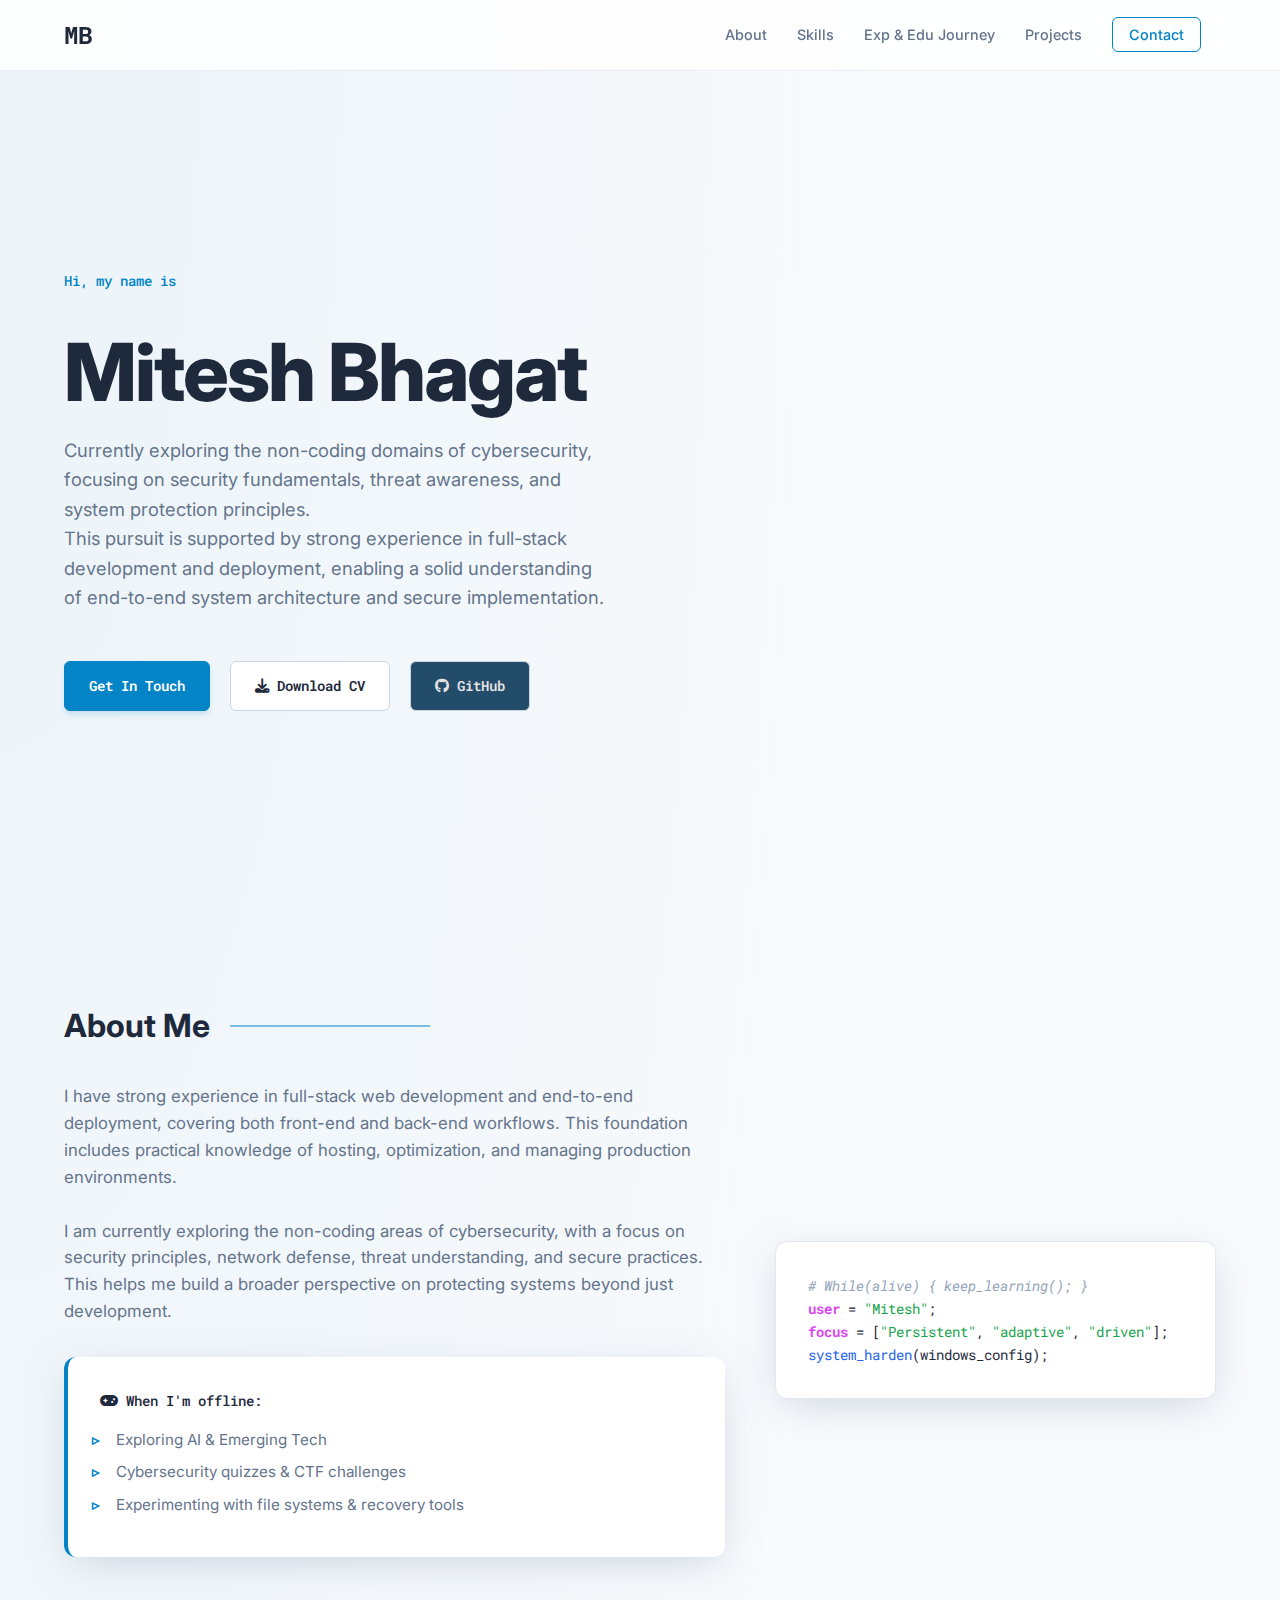
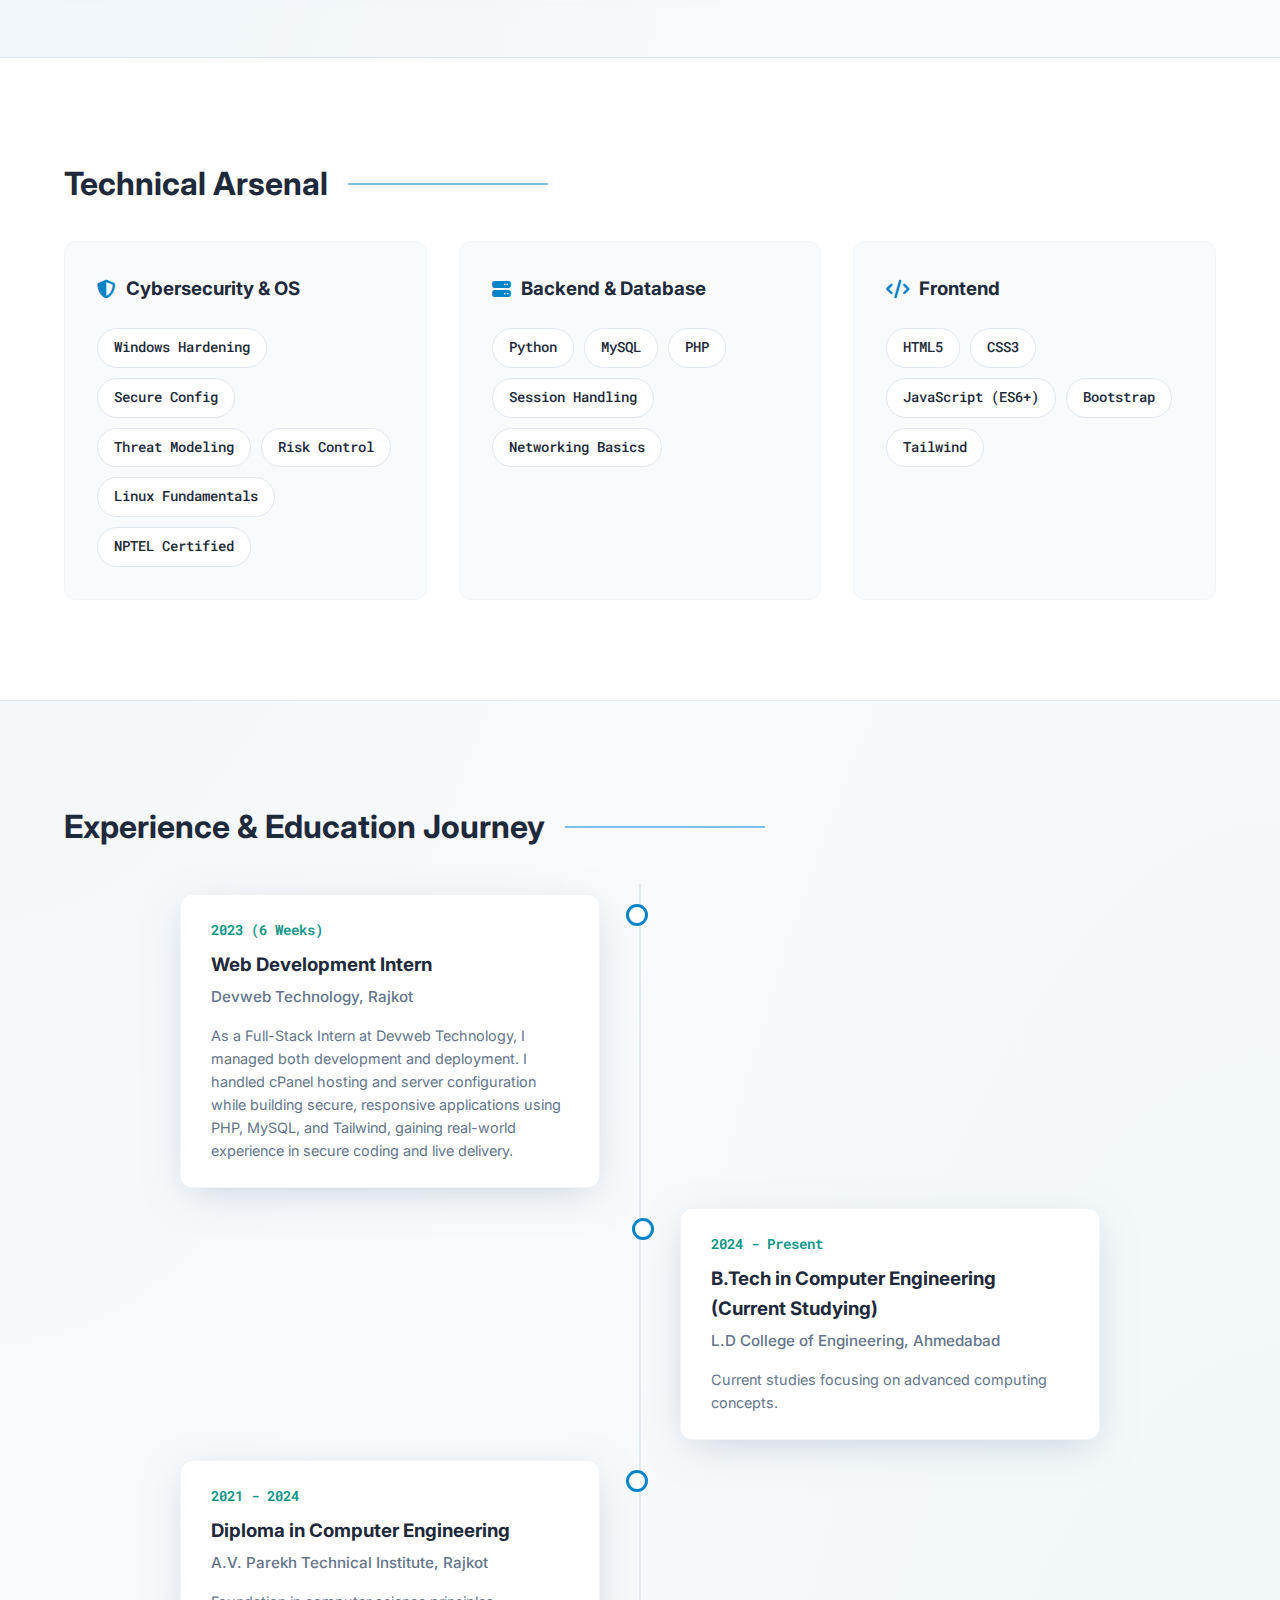
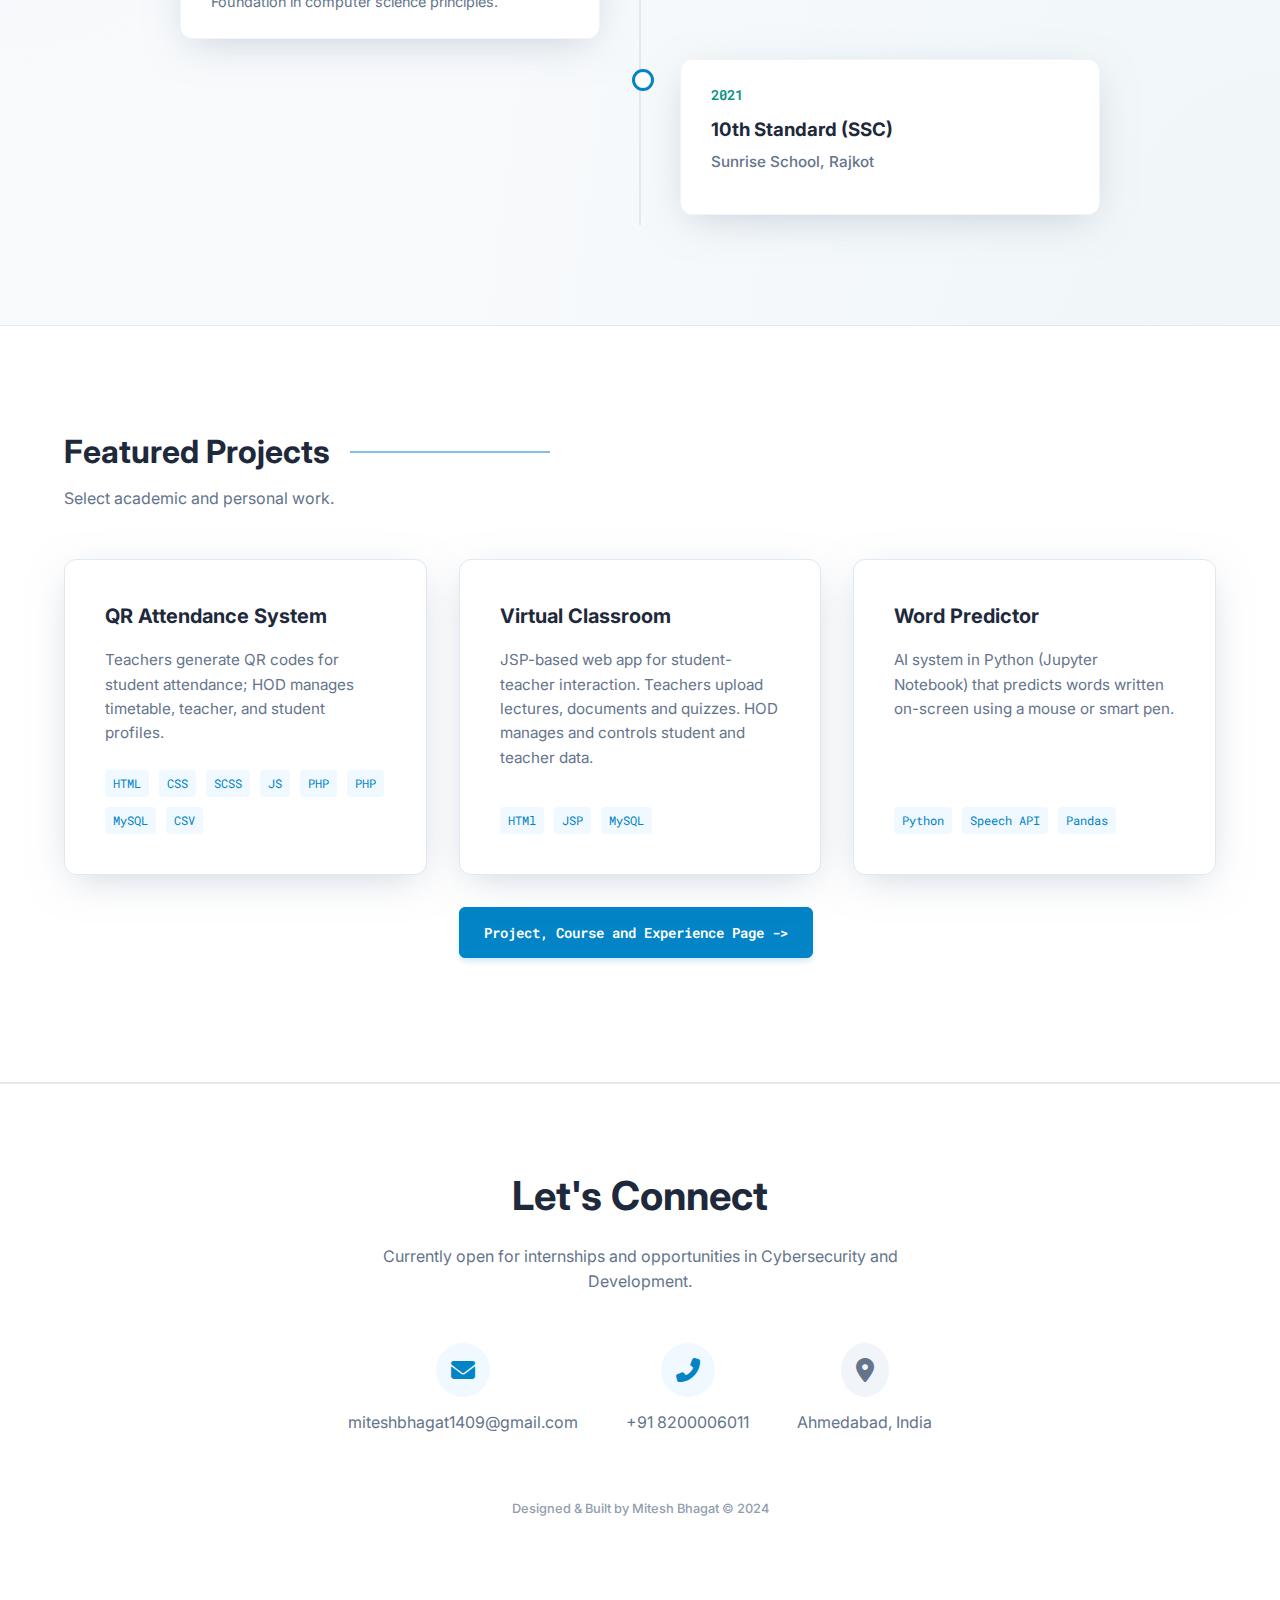
<file: index.html>
<!DOCTYPE html>
<html lang="en">
<head>
    <meta charset="UTF-8">
    <meta name="viewport" content="width=device-width, initial-scale=1.0">
    <title>Mitesh Bhagat | Cybersecurity & Engineering Portfolio</title>
    <link rel="preconnect" href="https://fonts.googleapis.com">
    <link rel="preconnect" href="https://fonts.gstatic.com" crossorigin>
    <link href="https://fonts.googleapis.com/css2?family=Inter:wght@300;400;600;700&family=Roboto+Mono:wght@400;500&display=swap" rel="stylesheet">
    <link rel="stylesheet" href="https://cdnjs.cloudflare.com/ajax/libs/font-awesome/6.4.0/css/all.min.css">
    <link rel="stylesheet" href="style.css">
    <link rel="icon" type="image/png" href="Profile Image.png">
</head>
<body>

    <nav class="navbar">
        <div class="container nav-container">
            <div class="logo">MB</div>
            <ul class="nav-links">
                <li><a href="#about">About</a></li>
                <li><a href="#skills">Skills</a></li>
                <li><a href="#resume">Exp & Edu Journey</a></li>
                <li><a href="#projects">Projects</a></li>
                <li><a href="#contact" class="btn-nav">Contact</a></li>
            </ul>
        </div>
    </nav>

    <header id="hero" class="hero-section">
        <div class="container hero-content">
            <p class="hero-intro mono-font">Hi, my name is</p>
            <h1>Mitesh Bhagat</h1>
            <!-- <h2>I secure systems and build solutions.</h2> -->
            <p class="hero-description">
                Currently exploring the non-coding domains of cybersecurity, focusing on security fundamentals, threat awareness, and system protection principles.
                <br>
                This pursuit is supported by strong experience in full-stack development and deployment, enabling a solid understanding of end-to-end system architecture and secure implementation.
            </p>
            <div class="hero-btns">
                <a href="#contact" class="btn btn-primary">Get In Touch</a>
                <a href="CV.pdf" target="_blank" class="btn btn-secondary"><i class="fas fa-download"></i> Download CV</a>
                <a href="https://github.com/mitesh-bhagat" target="_blank" class="btn btn-thirdary">
    <i class="fab fa-github"></i>
    <span>GitHub</span>
</a>
            </div>
        </div>
    </header>

    <section id="about" class="section">
        <div class="container">
            <h2 class="section-title">About Me</h2>
            <div class="about-grid">
                <div class="about-text">
                    <p>
                        I have strong experience in full-stack web development and end-to-end deployment, covering both front-end and back-end workflows. This foundation includes practical knowledge of hosting, optimization, and managing production environments.
                        <br><br>
                        I am currently exploring the non-coding areas of cybersecurity, with a focus on security principles, network defense, threat understanding, and secure practices. This helps me build a broader perspective on protecting systems beyond just development.
                    </p>
                    <div class="hobbies-box">
                        <h4 class="mono-font"><i class="fas fa-gamepad"></i> When I'm offline:</h4>
                        <ul>
                            <li>Exploring AI & Emerging Tech</li>
                            <li>Cybersecurity quizzes & CTF challenges</li>
                            <li>Experimenting with file systems & recovery tools</li>
                        </ul>
                    </div>
                </div>
                <div class="about-visual">
                    <div class="code-block">
                        <span class="comment"># While(alive) { keep_learning(); }</span><br>
                        <span class="keyword">user</span> = <span class="string">"Mitesh"</span>;<br>
                        <span class="keyword">focus</span> = [<span class="string">"Persistent"</span>, <span class="string">"adaptive"</span>, <span class="string">"driven"</span>];<br>
                        <span class="function">system_harden</span>(windows_config);
                    </div>
                </div>
            </div>
        </div>
    </section>

    <section id="skills" class="section dark-bg">
        <div class="container">
            <h2 class="section-title">Technical Arsenal</h2>
            <div class="skills-grid">
                <div class="skill-category">
                    <h3><i class="fas fa-shield-alt"></i> Cybersecurity & OS</h3>
                    <div class="skill-tags">
                        <span>Windows Hardening</span>
                        <span>Secure Config</span>
                        <span>Threat Modeling</span>
                        <span>Risk Control</span>
                        <span>Linux Fundamentals</span>
                        <span>NPTEL Certified</span>
                    </div>
                </div>
                <div class="skill-category">
                    <h3><i class="fas fa-server"></i> Backend & Database</h3>
                    <div class="skill-tags">
                        <span>Python</span>
                        <span>MySQL</span>
                        <span>PHP</span>
                        <span>Session Handling</span>
                        <span>Networking Basics</span>
                    </div>
                </div>
                 <div class="skill-category">
                    <h3><i class="fas fa-code"></i> Frontend</h3>
                    <div class="skill-tags">
                        <span>HTML5</span>
                        <span>CSS3</span>
                        <span>JavaScript (ES6+)</span>
                        <span>Bootstrap</span>
                        <span>Tailwind</span>
                    </div>
                </div>
            </div>
        </div>
    </section>

    <section id="resume" class="section">
        <div class="container">
            <h2 class="section-title">Experience & Education Journey</h2>
            
            <div class="timeline">
                <div class="timeline-item left">
                    <div class="timeline-content">
                        <span class="date mono-font">2023 (6 Weeks)</span>
                        <h3>Web Development Intern</h3>
                        <h4>Devweb Technology, Rajkot</h4>
                        <p>As a Full-Stack Intern at Devweb Technology, I managed both development and deployment. I handled cPanel hosting and server configuration while building secure, responsive applications using PHP, MySQL, and Tailwind, gaining real-world experience in secure coding and live delivery.</p>
                    </div>
                </div>
                
                <div class="timeline-item right">
                    <div class="timeline-content">
                        <span class="date mono-font">2024 - Present</span>
                        <h3>B.Tech in Computer Engineering (Current Studying)</h3>
                        <h4>L.D College of Engineering, Ahmedabad</h4>
                        <p>Current studies focusing on advanced computing concepts.</p>
                    </div>
                </div>

                 <div class="timeline-item left">
                    <div class="timeline-content">
                        <span class="date mono-font">2021 - 2024</span>
                        <h3>Diploma in Computer Engineering</h3>
                        <h4>A.V. Parekh Technical Institute, Rajkot</h4>
                        <p>Foundation in computer science principles.</p>
                    </div>
                </div>

                 <div class="timeline-item right">
                    <div class="timeline-content">
                        <span class="date mono-font">2021</span>
                        <h3>10th Standard (SSC)</h3>
                        <h4>Sunrise School, Rajkot</h4>
                    </div>
                </div>
            </div>
        </div>
    </section>

    <section id="projects" class="section dark-bg">
        <div class="container">
            <h2 class="section-title">Featured Projects</h2>
            <p class="section-subtitle">Select academic and personal work.</p>
            
            <div class="project-grid">
                <div class="project-card">
                    <div class="project-content">
                        <h3>QR Attendance System</h3>
                        <p class="project-description">
                            Teachers generate QR codes for student attendance; HOD manages timetable, teacher, and student profiles. 
                        </p>
                        <div class="project-tech">
                            <span>HTML</span><span>CSS</span><span>SCSS</span><span>JS</span><span>PHP</span><span>PHP</span><span>MySQL</span><span>CSV</span>
                        </div>
                    </div>
                </div>

                <div class="project-card">
                    <div class="project-content">
                        <h3>Virtual Classroom</h3>
                        <p class="project-description">
                            JSP-based web app for student-teacher interaction. Teachers upload lectures, documents and quizzes. HOD manages and controls student and teacher data. 
                        </p>
                        <div class="project-tech">
                            <span>HTMl</span><span>JSP</span><span>MySQL</span>
                        </div>
                    </div>
                </div>

                <div class="project-card">
                    <div class="project-content">
                        <h3>Word Predictor</h3>
                        <p class="project-description">
                            AI system in Python (Jupyter Notebook) that predicts words written on-screen using a mouse or smart pen.
                        </p>
                        <div class="project-tech">
                            <span>Python</span><span>Speech API</span><span>Pandas</span>
                        </div>
                    </div>
                </div>

                <div class="blank-card-space">
                </div>


                <p class="project-description">
                    <a href="PCE-Page.html" class="btn btn-primary">Project, Course and Experience Page -></a>
                </p>
            </div>
        </div>
    </section>

    <footer id="contact" class="footer-section">
        <div class="container footer-content">
            <h2>Let's Connect</h2>
            <p>Currently open for internships and opportunities in Cybersecurity and Development.</p>
            
            <div class="contact-links">
                <a href="mailto:miteshbhagat1409@gmail.com" class="contact-item">
                    <i class="fas fa-envelope"></i>
                    <span>miteshbhagat1409@gmail.com</span>
                </a>
                <a href="tel:+918200006011" class="contact-item">
                    <i class="fas fa-phone-alt"></i>
                    <span>+91 8200006011</span>
                </a>
                 <div class="contact-item location">
                    <i class="fas fa-map-marker-alt"></i>
                    <span>Ahmedabad, India</span>
                </div>
            </div>
            
            <div class="copyright mono-font">
                <p>Designed & Built by Mitesh Bhagat © 2024</p>
            </div>
        </div>
    </footer>

</body>
</html>
</file>
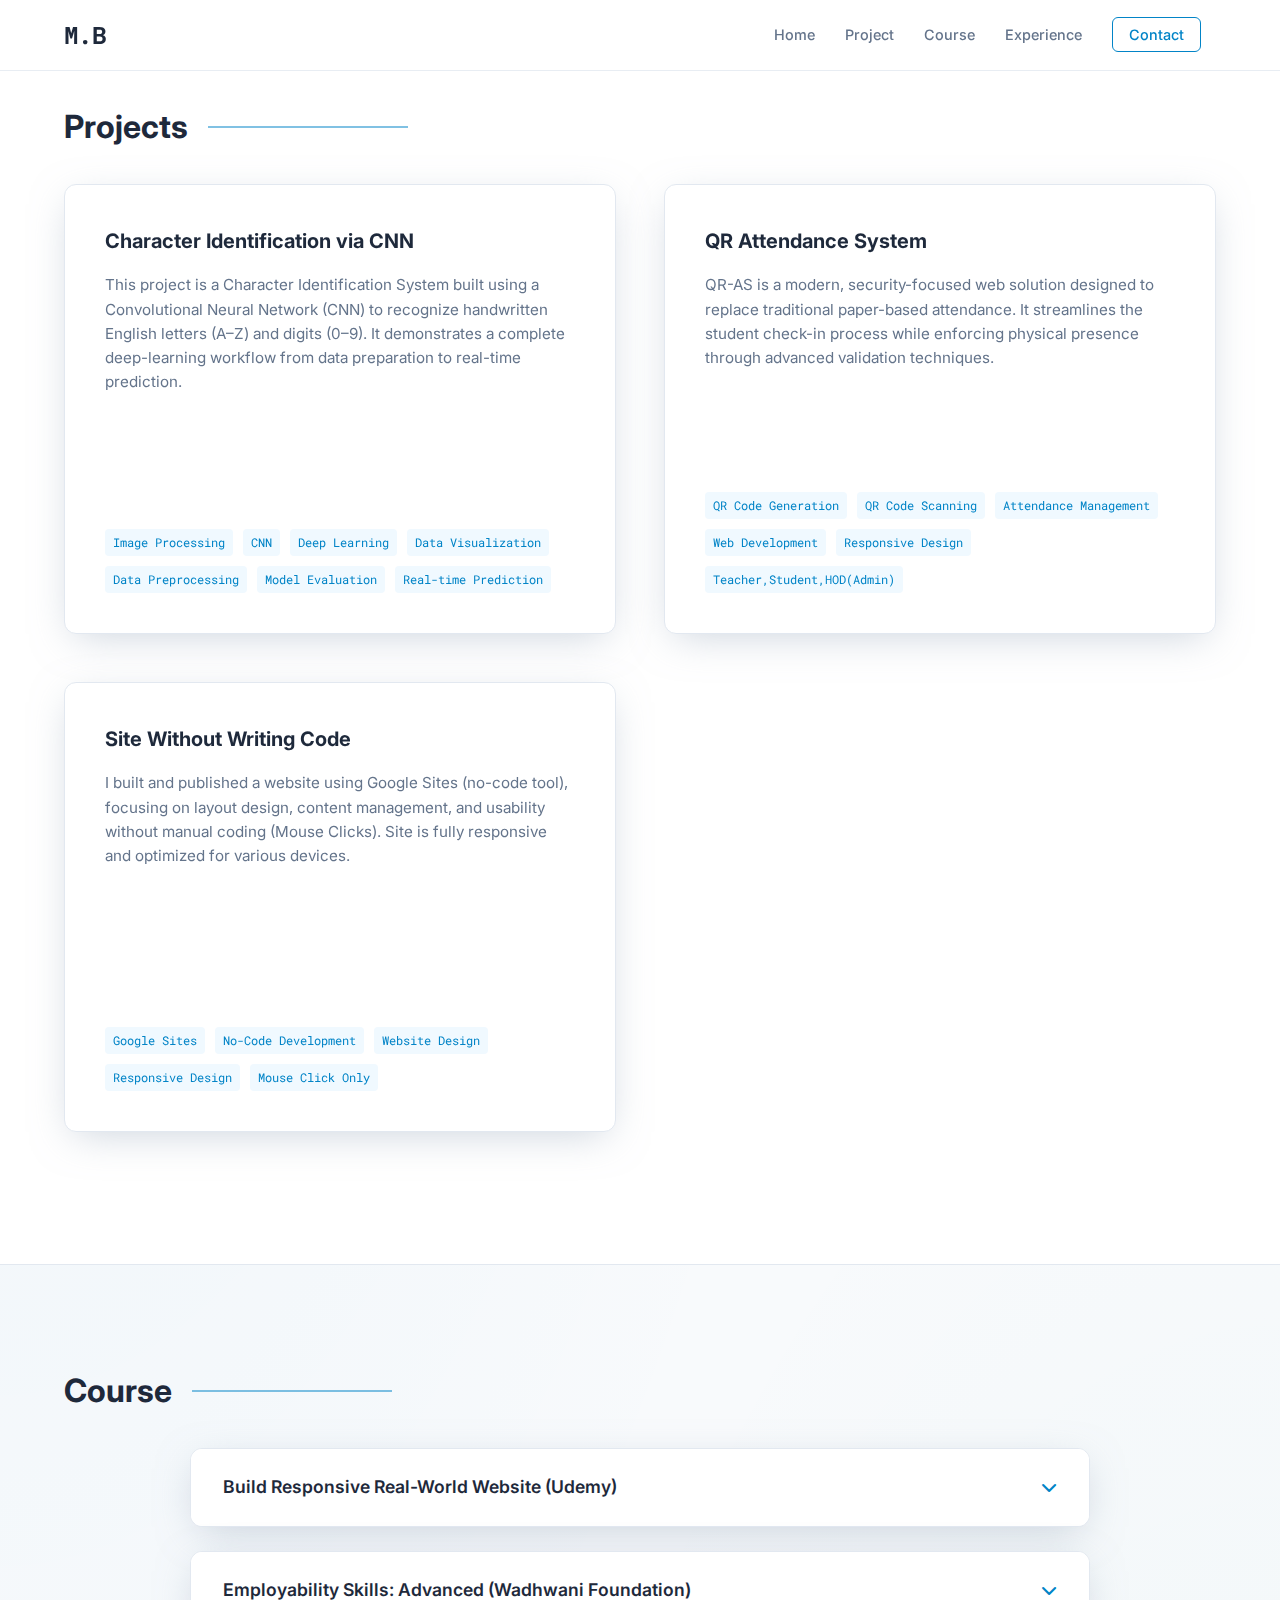
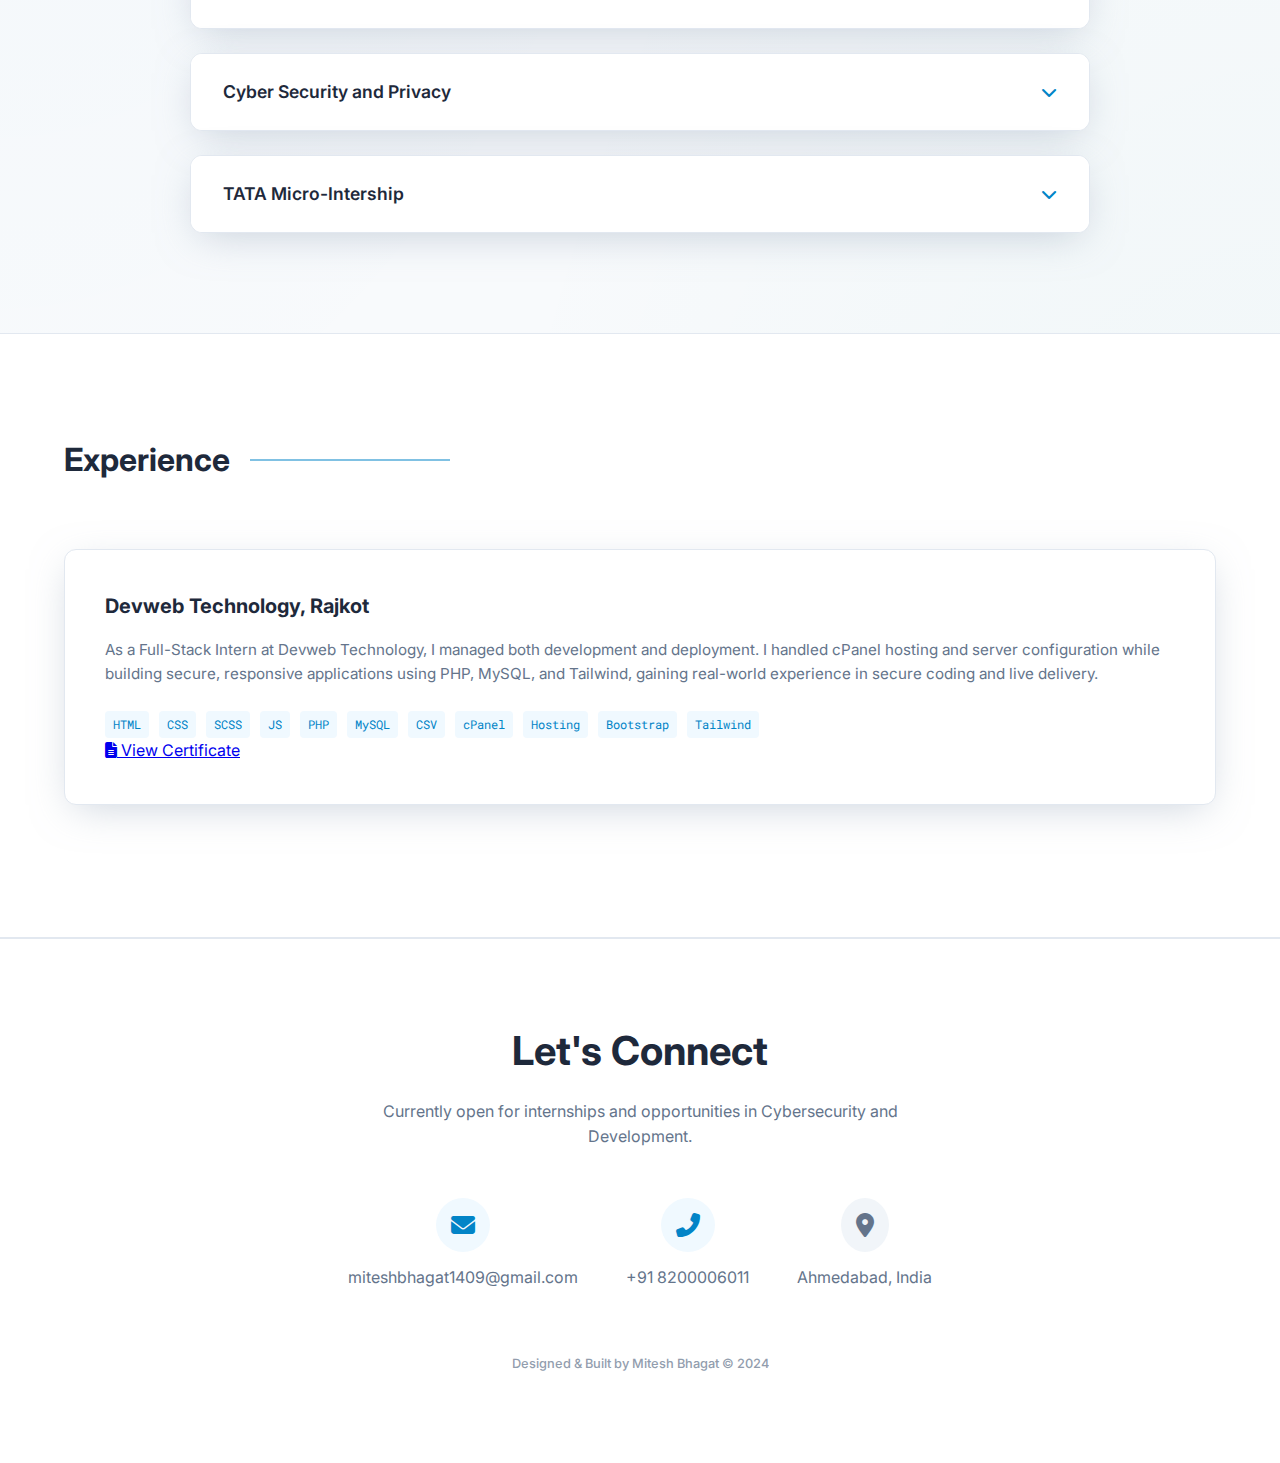
<file: PCE-Page.html>
<!DOCTYPE html>
<html lang="en">
<head>
    <meta charset="UTF-8">
    <meta name="viewport" content="width=device-width, initial-scale=1.0">
    <title>Mitesh Bhagat | Portfolio</title>
    <link rel="preconnect" href="https://fonts.googleapis.com">
    <link rel="preconnect" href="https://fonts.gstatic.com" crossorigin>
    <link href="https://fonts.googleapis.com/css2?family=Inter:wght@300;400;600;700&family=Roboto+Mono:wght@400;500&display=swap" rel="stylesheet">
    <link rel="stylesheet" href="https://cdnjs.cloudflare.com/ajax/libs/font-awesome/6.4.0/css/all.min.css">
    <link rel="stylesheet" href="style.css">
    <link rel="icon" type="image/png" href="Profile Image.png">
</head>
<body>

    <nav class="navbar">
        <div class="container nav-container">
            <div class="logo">M.B</div>
            <ul class="nav-links">
                <li><a href="index.html">Home</a></li>
                <li><a href="#projects">Project</a></li>
                <li><a href="#course">Course</a></li>
                <li><a href="#Experience">Experience</a></li>
                <li><a href="#contact" class="btn-nav">Contact</a></li>
            </ul>
        </div>
    </nav>
    <!--------Project Section ------->
    <section id="projects" class="section dark-bg">
        <div class="container">
            <h2 class="section-title">Projects</h2>
            <div class="pce-grid">
                <!------Card "Project"---->

                <!----------CNN Project Character Identification--------->
                <div class="flip-card">
                    <div class="flip-inner">
                        <div class="flip-front">
                            <div class="project-content">
                                <h3>Character Identification via CNN</h3>
                                <p class="project-description">
                                    This project is a Character Identification System built using a Convolutional Neural Network (CNN) to recognize handwritten English letters (A–Z) and digits (0–9). It demonstrates a complete deep-learning workflow from data preparation to real-time prediction. 
                                </p>
                                <!----------CNN Project Character Identification--------->
                                <div class="project-tech">
                                    </span><span>Image Processing</span><span>CNN</span><span>Deep Learning</span><span>Data Visualization</span><span>Data Preprocessing</span>
                                    <span>Model Evaluation</span><span>Real-time Prediction</span>  
                                </div>
                            </div>
                        </div>
                        <!----------CNN Project Character Identification--------->
                        <div class="flip-back">
                            <h3>Download Complet Project</h3>
                            <p style="color: var(--text-secondary); margin-bottom: 1.5rem;">
                                <img src="Images QR/Character Identification via CNN Project Link.png" alt="Character Identification via CNN" width="200px">
                                <br>
                                OR
                            </p>
                            <!----------CNN Project Character Identification--------->
                             <a href="https://github.com/Mitesh-Bhagat/Character-Identification-via-CNN.git" class="btn btn-primary">Click to View Logic (Github)</a>
                        </div>
                    </div>
                </div>

                <!----------QR Project QR Attendance--------->
                <div class="flip-card">
                    <div class="flip-inner">
                        <div class="flip-front">
                            <div class="project-content">
                                <h3>QR Attendance System</h3>
                                <p class="project-description">
                                   QR-AS is a modern, security-focused web solution designed to replace traditional paper-based attendance. It streamlines the student check-in process while enforcing physical presence through advanced validation techniques.
                                </p>
                                <div class="project-tech">
                                    <span>QR Code Generation</span><span>QR Code Scanning</span><span>Attendance Management</span><span>Web Development</span><span>Responsive Design</span><span>Teacher,Student,HOD(Admin)</span>
                                </div>
                            </div>
                        </div>
                        <!----------QR Project QR Attendance--------->
                        <div class="flip-back">
                            <h3>Download Complet Project</h3>
                            <p style="color: var(--text-secondary); margin-bottom: 1.5rem;">
                                <img src="Images QR/QRAS Project Link.png" alt="QR Attendance System" width="200px">
                                <br>
                                OR
                            </p>
                            <!----------QR Project QR Attendance--------->
                             <a href="https://github.com/Mitesh-Bhagat/QR-Attendance-System.git" class="btn btn-primary">Click to View Logic (Github)</a>
                        </div>
                    </div>
                </div>

                <!----------G-Site Project Site Without Writing Code--------->
                <div class="flip-card">
                    <div class="flip-inner">
                        <div class="flip-front">
                            <div class="project-content">
                                <h3>Site Without Writing Code</h3>
                                <p class="project-description">
                                   I built and published a website using Google Sites (no-code tool), focusing on layout design, content management, and usability without manual coding (Mouse Clicks). Site is fully responsive and optimized for various devices.
                                </p>
                                <div class="project-tech">
                                    <span>Google Sites</span><span>No-Code Development</span><span>Website Design</span><span>Responsive Design</span>
                                    <span>Mouse Click Only</span>
                                </div>
                            </div>
                        </div>
                        <!----------G-Site Project Site Without Writing Code--------->
                        <div class="flip-back">
                            <h3>Scan to View Site</h3>
                            <p style="color: var(--text-secondary); margin-bottom: 1.5rem;">
                                <img src="Images QR/G-Site.png" alt="G-Site Demo" width="200px">
                                <br>
                                OR
                            </p>
                            <!----------G-Site Project Site Without Writing Code--------->
                             <a href="https://sites.google.com/view/no-code-site-demo" class="btn btn-primary">Click to View Site</a>
                        </div>
                    </div>
                </div>
                
            </div>  
        </div>
    </section>

    <!--------Course Section ------->
    <section id="course" class="section">
        <div class="container">
            <h2 class="section-title">Course</h2>
            <div class="accordion-wrapper">

                <!------- Build Responsive Real-World Website (Udemy)--------->
                <details class="course-accordion" name="course-group">
                    <summary class="accordion-header">
                        <h3>Build Responsive Real-World Website (Udemy)</h3>
                        <i class="fas fa-chevron-down accordion-icon"></i>
                    </summary>
                    <div class="accordion-content">
                        <p class="course-description">
                            Completed a hands-on course focused on creating fully responsive, mobile-first web interfaces using modern HTML, CSS, and real-world design practices. Applied practical layouts, components, and optimization techniques to build production-ready pages.
                        </p>
                        <div class="course-tech">
                            <span>HTML5</span> <span>CSS3</span> <span>Responsive Design</span> <span>Flexbox</span> <span>CSS Grid</span> <span>Media Queries</span> <span>Mobile-First</span> <span>UI Layouts</span> <span>Web Components</span> <span>Modern Web Practices</span>
                        </div>
                         <!-------Button View Certificat (Build Responsive Real-World Website)------->
                        <a href="Certificate/Build Responsive Real-World Website (Udemy).pdf" target="_blank" class="btn-view-cert">
                            <i class="fas fa-certificate"></i> View Certificate
                        </a>
                    </div>
                </details>

                <!------21st Century Employability Skills — Advanced--------->
                <details class="course-accordion" name="course-group">
                    <summary class="accordion-header">
                        <h3>Employability Skills: Advanced (Wadhwani Foundation)</h3>
                        <i class="fas fa-chevron-down accordion-icon"></i>
                    </summary>
                    <div class="accordion-content">
                        <p class="course-description">
                            Earned an advanced-level certificate demonstrating strong workplace competencies, including communication, problem solving, teamwork, decision-making, and professional behavior essential for industry readiness.
                        </p>
                        <div class="course-tech">
                            <span>Communication Skills</span> <span>Problem Solving</span> <span>Critical Thinking</span> <span>Team Collaboration</span> <span>Professional Etiquette</span> <span>Decision Making</span> <span>Workplace Readiness</span> <span>Time Management</span> <span>Leadership Basics</span>
                        </div>
                         <!-------Button View Certificat (Employability Skills Advanced)------->
                        <a href="Certificate/Employability Skills Advanced (Wadhwani Foundation).pdf" target="_blank" class="btn-view-cert">
                            <i class="fas fa-certificate"></i> View Certificate
                        </a>
                    </div>
                </details>


                <!-------NPTEL Cyber Security and Provcacy--------->
                <details class="course-accordion" name="course-group">
                    <summary class="accordion-header">
                        <h3>Cyber Security and Privacy</h3>
                        <i class="fas fa-chevron-down accordion-icon"></i>
                    </summary>
                    <div class="accordion-content">
                        <p class="course-description">
                            I have successfully completed the NPTEL course “Cyber Security and Privacy”, gaining a strong foundation in security principles, governance, risk management, incident response, contingency planning, cyber policies, and key privacy regulations such as GDPR and the DPDP Act. This achievement reflects my understanding of both cybersecurity management and privacy frameworks.
                        </p>
                        <div class="course-tech">
                            <span>NPTEL</span><span>Swayam</span><span>IIT Madras</span>
                        </div>
                        <!-------Button View Certificat (NPTEL CSP)------->
                        <a href="Certificate/Cyber Security and Privacy Certificate.pdf" target="_blank" class="btn-view-cert">
                            <i class="fas fa-certificate"></i> View Certificate
                        </a>
                    </div>
                </details>

                 <!-------TATA IAM Developer--------->
                <details class="course-accordion" name="course-group">
                    <summary class="accordion-header">
                        <h3>TATA Micro-Intership</h3>
                        <i class="fas fa-chevron-down accordion-icon"></i>
                    </summary>
                    <div class="accordion-content">
                        <p class="course-description">
                            <ul>
                                <li>Completed a job simulation involving <u><b>Identity and Access Management</b></u> (IAM) for Tata Consultancy Services, collaborating with a Cybersecurity Consulting team.</li>
                                <li>Acquired expertise in IAM principles, cybersecurity best practices, and strategic alignment with business objectives.</li>
                                <li>Delivered comprehensive documentation and presentations, showcasing the ability to communicate complex technical concepts effectively.</li>
                            </ul>
                        </p>
                        <div class="course-tech">
                            <span>TATA</span><span>Micro-Intership</span><span>IAM Developer</span>
                        </div>
                         <!-------Button View Certificat (TATA Micro-Intership)------->
                        <a href="Certificate/IAM Developer Certificate.pdf" target="_blank" class="btn-view-cert">
                            <i class="fas fa-certificate"></i> View Certificate
                        </a>
                    </div>
                </details>            
            </div>
        </div>
    </section>


            </div>
        </div>
    </section>

    <!--------Exprience Section ------->
    <section id="Experience" class="section dark-bg">
        <div class="container">
            <h2 class="section-title">Experience</h2>
            
            <!------Card "Exprience"---->
            <div class="Experience-grid">
                <div class="Experience-card">
                    <div class="Experience-content">
                        <h3>Devweb Technology, Rajkot</h3>
                        <p class="Experience-description">
                            As a Full-Stack Intern at Devweb Technology, I managed both development and deployment. I handled cPanel hosting and server configuration while building secure, responsive applications using PHP, MySQL, and Tailwind, gaining real-world experience in secure coding and live delivery. 
                        </p>
                        <div class="Experience-tech">
                            <span>HTML</span><span>CSS</span><span>SCSS</span><span>JS</span><span>PHP</span><span>MySQL</span><span>CSV</span><span>cPanel</span><span>Hosting</span><span>Bootstrap</span><span>Tailwind</span>
                        </div>
                        <a href="Certificate/Intership Certificate (Devweb Technology).pdf" target="_blank" class="btn-view-cert">
                            <i class="fas fa-file-alt"></i> View Certificate
                        </a>
                    </div>
                </div>
            </div>

           
        </div>
    </section>

    <footer id="contact" class="footer-section">
        <div class="container footer-content">
            <h2>Let's Connect</h2>
            <p>Currently open for internships and opportunities in Cybersecurity and Development.</p>
            
            <div class="contact-links">
                <a href="mailto:miteshbhagat1409@gmail.com" class="contact-item">
                    <i class="fas fa-envelope"></i>
                    <span>miteshbhagat1409@gmail.com</span>
                </a>
                <a href="tel:+918200006011" class="contact-item">
                    <i class="fas fa-phone-alt"></i>
                    <span>+91 8200006011</span>
                </a>
                 <div class="contact-item location">
                    <i class="fas fa-map-marker-alt"></i>
                    <span>Ahmedabad, India</span>
                </div>
            </div>
            
            <div class="copyright mono-font">
                <p>Designed & Built by Mitesh Bhagat © 2024</p>
            </div>
        </div>
    </footer>

</body>
</html>
</file>
<file: style.css>
/* ---- Variables & Reset ---- */
:root {
    /* --- SOFT HORIZON PALETTE (Light Mode / Eye-Care) --- */
    
    /* Backgrounds: Soft, creamy off-whites to prevent "Snow Blindness" */
    --bg-dark: #f8fafc;   /* Slate 50 (Main Background - not pure white) */
    --bg-light: #ffffff;  /* Pure White (Cards - for contrast against bg) */
    
    /* Text: Deep Slate instead of Pitch Black (Reduces contrast strain) */
    --text-primary: #1e293b;   /* Slate 800 (Headlines) */
    --text-secondary: #64748b; /* Slate 500 (Body text) */
    
    /* Accents: Calming Ocean Blue & Teal */
    --accent-orange: #0284c7;  /* Primary: Ocean Blue (Replaces Orange) */
    --accent-gold: #0d9488;    /* Secondary: Teal (Replaces Gold) */
    
    /* Fonts */
    --font-main: 'Inter', sans-serif;
    --font-mono: 'Roboto Mono', monospace;

    /* Spacing & Transitions */
    --section-spacing: 100px;
    --transition: all 0.25s cubic-bezier(0.645, 0.045, 0.355, 1);
    
    /* Shadows: Soft, diffuse shadows for depth */
    --shadow-warm: 0 10px 40px -10px rgba(148, 163, 184, 0.5);
}

* {
    margin: 0;
    padding: 0;
    box-sizing: border-box;
}

html {
    scroll-behavior: smooth;
}

body {
    background-color: var(--bg-dark);
    color: var(--text-primary);
    font-family: var(--font-main);
    line-height: 1.6;
    /* Subtle mesh gradient for a modern feel */
    background-image: radial-gradient(at 0% 0%, rgba(2, 132, 199, 0.05) 0px, transparent 50%),
                      radial-gradient(at 100% 100%, rgba(13, 148, 136, 0.05) 0px, transparent 50%);
}

/* ---- Utility Classes ---- */
.container {
    width: 90%;
    max-width: 1200px;
    margin: 0 auto;
}

.mono-font {
    font-family: var(--font-mono);
    color: var(--accent-orange);
    font-size: 0.9rem;
    font-weight: 500;
}

.section {
    padding: var(--section-spacing) 0;
}

.dark-bg {
    /* In light mode, this becomes the "White" section for contrast */
    background-color: var(--bg-light);
    border-top: 1px solid #e2e8f0;
    border-bottom: 1px solid #e2e8f0;
}

.section-title {
    font-size: 2rem;
    margin-bottom: 2rem;
    position: relative;
    display: flex;
    align-items: center;
    color: var(--text-primary);
}

.section-title::after {
    content: "";
    display: block;
    height: 2px;
    width: 200px;
    background-color: var(--accent-orange); /* Colored accent line */
    margin-left: 20px;
    opacity: 0.5;
}

.section-subtitle {
    color: var(--text-secondary);
    margin-top: -1.5rem;
    margin-bottom: 3rem;
}

/* ---- Buttons ---- */
.btn {
    display: inline-block;
    padding: 0.8rem 1.5rem;
    border-radius: 6px;
    text-decoration: none;
    font-weight: 600;
    transition: var(--transition);
    font-family: var(--font-mono);
    font-size: 0.9rem;
}

.btn-primary {
    background-color: var(--accent-orange);
    color: #ffffff; /* White text on blue button */
    border: 1px solid var(--accent-orange);
    box-shadow: 0 4px 6px -1px rgba(2, 132, 199, 0.2);
}

.btn-primary:hover {
    background-color: #0369a1; /* Darker blue on hover */
    transform: translateY(-2px);
    box-shadow: 0 10px 15px -3px rgba(2, 132, 199, 0.3);
}


.btn-secondary {
    background-color: white;
    color: var(--text-primary);
    border: 1px solid #cbd5e1;
    margin-left: 1rem;
}

.btn-secondary:hover {
    border-color: var(--accent-orange);
    color: var(--accent-orange);
    background-color: #f0f9ff;
}

.btn-thirdary {
    background-color: #234C6A;
    color: var(--text-primary);
    border: 1px solid #cbd5e1;
    margin-left: 1rem;
    color: #E3E3E3;
}

.btn-thirdary:hover {
    border-color: var(--accent-orange);
    color: var(--accent-orange);
    background-color: #f0f9ff;
}


/* ---- Navbar ---- */
.navbar {
    position: fixed;
    top: 0;
    width: 100%;
    /* Glassmorphism Effect for Light Mode */
    background-color: rgba(255, 255, 255, 0.85);
    backdrop-filter: blur(12px);
    z-index: 100;
    padding: 1rem 0;
    border-bottom: 1px solid rgba(226, 232, 240, 0.8);
}

.nav-container {
    display: flex;
    justify-content: space-between;
    align-items: center;
}

.logo {
    color: var(--text-primary);
    font-weight: 700;
    font-size: 1.5rem;
    font-family: var(--font-mono);
    /* No shadow for cleaner look */
}

.nav-links {
    display: flex;
    list-style: none;
    align-items: center;
}

.nav-links li {
    margin: 0 15px;
}

.nav-links a {
    color: var(--text-secondary);
    text-decoration: none;
    font-size: 0.9rem;
    font-weight: 500;
    transition: var(--transition);
}

.nav-links a:hover {
    color: var(--accent-orange);
}

.btn-nav {
    border: 1px solid var(--accent-orange);
    padding: 0.5rem 1rem;
    border-radius: 6px;
    color: var(--accent-orange) !important;
}

.btn-nav:hover {
    background-color: var(--accent-orange);
    color: white !important;
}


/* ---- Hero Section ---- */
.hero-section {
    min-height: 100vh;
    display: flex;
    align-items: center;
    padding-top: 80px;
}

.hero-content h1 {
    font-size: clamp(40px, 8vw, 80px);
    font-weight: 800;
    color: var(--text-primary);
    margin-top: 1rem;
    letter-spacing: -2px;
}

.hero-content h2 {
    font-size: clamp(30px, 5vw, 60px);
    font-weight: 700;
    color: var(--text-secondary);
    margin-bottom: 1.5rem;
}

.hero-description {
    max-width: 550px;
    color: var(--text-secondary);
    font-size: 1.15rem;
    margin-bottom: 3rem;
}


/* ---- About Section ---- */
.about-grid {
    display: grid;
    grid-template-columns: 3fr 2fr;
    gap: 50px;
    align-items: center;
}

.about-text p {
    margin-bottom: 1.5rem;
    color: var(--text-secondary);
    font-size: 1.05rem;
}

.hobbies-box {
    margin-top: 2rem;
    background-color: var(--bg-light);
    padding: 2rem;
    border-radius: 12px;
    border-left: 4px solid var(--accent-orange);
    box-shadow: var(--shadow-warm);
}

.hobbies-box h4 {
    margin-bottom: 1rem;
    color: var(--text-primary);
}

.hobbies-box ul {
    list-style: none;
    padding-left: 1rem;
}

.hobbies-box ul li {
    margin-bottom: 0.5rem;
    color: var(--text-secondary);
    font-size: 0.95rem;
    position: relative;
}

.hobbies-box ul li::before {
    content: "▹";
    position: absolute;
    left: -1.5rem;
    color: var(--accent-orange);
    font-weight: bold;
}

/* Light Mode Code Block - Like a piece of paper */
.code-block {
    background-color: #ffffff;
    padding: 2rem;
    border-radius: 12px;
    font-family: var(--font-mono);
    font-size: 0.9rem;
    box-shadow: var(--shadow-warm);
    border: 1px solid #e2e8f0;
    position: relative;
}

/* Code Syntax Highlighting for Light Mode */
.comment { color: #94a3b8; font-style: italic; } 
.keyword { color: #d946ef; font-weight: bold; } /* Magenta */
.string { color: #16a34a; } /* Green */
.function { color: #2563eb; } /* Blue */


/* ---- Skills Section ---- */
.skills-grid {
    display: grid;
    grid-template-columns: repeat(auto-fit, minmax(250px, 1fr));
    gap: 2rem;
}

.skill-category {
    background: var(--bg-dark); /* Card effect */
    padding: 2rem;
    border-radius: 12px;
    border: 1px solid #f1f5f9;
}

.skill-category h3 {
    margin-bottom: 1.5rem;
    display: flex;
    align-items: center;
    color: var(--text-primary);
}

.skill-category h3 i {
    color: var(--accent-orange);
    margin-right: 10px;
}

.skill-tags {
    display: flex;
    flex-wrap: wrap;
    gap: 10px;
}

.skill-tags span {
    background-color: #ffffff;
    color: var(--text-primary);
    padding: 8px 16px;
    border-radius: 50px;
    font-size: 0.85rem;
    font-family: var(--font-mono);
    border: 1px solid #e2e8f0;
    transition: var(--transition);
    font-weight: 500;
}

.skill-tags span:hover {
    border-color: var(--accent-orange);
    color: var(--accent-orange);
    transform: translateY(-2px);
    box-shadow: 0 4px 12px rgba(0,0,0,0.05);
}


/* ---- Resume Timeline Section ---- */
.timeline {
    position: relative;
    max-width: 1000px;
    margin: 0 auto;
}

/* The central line */
.timeline::after {
    content: '';
    position: absolute;
    width: 2px;
    background-color: #e2e8f0; /* Very light gray line */
    top: 0;
    bottom: 0;
    left: 50%;
    margin-left: -1px;
}

.timeline-item {
    padding: 10px 40px;
    position: relative;
    background-color: inherit;
    width: 50%;
}

/* The circles on the line */
.timeline-item::after {
    content: '';
    position: absolute;
    width: 16px;
    height: 16px;
    right: -8px;
    background-color: #ffffff;
    border: 3px solid var(--accent-orange);
    top: 20px;
    border-radius: 50%;
    z-index: 1;
}

.left { left: 0; }
.right { left: 50%; }
.right::after { left: -8px; }

.timeline-content {
    padding: 25px 30px;
    background-color: #ffffff;
    position: relative;
    border-radius: 12px;
    box-shadow: var(--shadow-warm);
    border: 1px solid #f1f5f9;
    transition: var(--transition);
}

.timeline-content:hover {
    border-color: var(--accent-orange);
    transform: translateY(-2px);
}

.timeline-content .date {
    display: block;
    margin-bottom: 0.5rem;
    font-size: 0.85rem;
    color: var(--accent-gold);
    font-weight: 600;
}

.timeline-content h3 { color: var(--text-primary); margin-bottom: 5px; font-weight: 700; }
.timeline-content h4 { color: var(--text-secondary); font-weight: 500; margin-bottom: 15px; font-size: 0.95rem;}
.timeline-content p { color: var(--text-secondary); font-size: 0.9rem; }



/* ---- NEW: Navigation Section ---- */

/* Pushes the content down so it isn't hidden behind the fixed navbar */
.top-spacing {
    margin-top: 50px;
}

.content-wrapper {
    display: flex;
    justify-content: center;
    padding: 20px 0; /* Reduced padding for better fit */
    font-family: var(--font-main);
}

/* The outer pill-shaped container */
.selection-container {
    border-radius: 50px;       /* Makes the container round */
    padding: 15px 40px;        /* Spacing inside the border */
    display: flex;
    gap: 80px;                 /* Distance between the blue boxes */
    width: fit-content;        
    /* Responsive adjustment for mobile */
    flex-wrap: wrap;
    justify-content: center;
}

/* The inner blue rectangular boxes (acting as links) */
.box-item {
    border-bottom: rgba(148, 163, 184, 0.5) 5px solid; /* Subtle bottom border */
    color: rgb(0, 0, 0) !important;   /* Force white text */
    padding: 10px 40px;        /* Size of the blue box */
    font-size: 1rem;
    cursor: pointer;
    text-align: center;
    min-width: 120px;
    text-decoration: none;     /* Remove underline from links */
    transition: all .7s;
    font-weight: 500;
}

/* Hover effect */
.box-item:hover {
    opacity: 0.9;
    transform: translateY(-2px);
    background: rgba(148, 163, 184, 0.5);
    border-radius: 20px;
    
}

/* Mobile Responsive Tweaks for the Pill Menu */
@media screen and (max-width: 768px) {
    .selection-container {
        padding: 15px 20px;
        gap: 15px;
        border-radius: 25px;
        width: 90%;
    }
    
    .box-item {
        padding: 8px 20px;
        font-size: 0.9rem;
        width: 100%; /* Stack them or make them full width on very small screens */
    }
}


/* ---- Projects Section ---- */

.blank-card-space{

    
    border-radius: 12px;
    overflow: hidden;
    transition: var(--transition);
    height: 100%;

}


.project-grid {
    display: grid;
    grid-template-columns: repeat(auto-fill, minmax(300px, 1fr));
    gap: 2rem;
}

.project-card {
    background-color: #ffffff;
    border-radius: 12px;
    overflow: hidden;
    transition: var(--transition);
    border: 1px solid #e2e8f0;
    height: 100%;
    box-shadow: var(--shadow-warm);
    position: relative; /* Ensure this is here */
    min-height: 200px;  /* <--- ADD THIS to stop the collapse */
}


.project-card:hover {
    transform: translateY(-7px);
    border-color: var(--accent-orange);
    box-shadow: 0 20px 25px -5px rgba(0, 0, 0, 0.1), 0 10px 10px -5px rgba(0, 0, 0, 0.04);
}

.project-content {
    padding: 2.5rem;
    display: flex;
    flex-direction: column;
    height: 100%;
}

.project-content h3 {
    color: var(--text-primary);
    margin-bottom: 1rem;
    font-size: 1.25rem;
}

.project-description {
    color: var(--text-secondary);
    font-size: 0.95rem;
    margin-bottom: 1.5rem;
    flex-grow: 1; 
}

.project-tech {
    display: flex;
    flex-wrap: wrap;
    gap: 10px;
    margin-top: auto;
}

.project-tech span {
    font-family: var(--font-mono);
    font-size: 0.75rem;
    color: var(--accent-orange);
    background-color: #f0f9ff;
    padding: 4px 8px;
    border-radius: 4px;
}


/* ---- PCE Page Specific Grid ---- */
.pce-grid {
    display: grid;
    /* Force exactly 2 columns sharing equal space */
    grid-template-columns: 1fr 1fr; 
    gap: 3rem; /* Wider gap for larger cards */
    padding-bottom: 2rem;
    width: 100%;    
}

/* Mobile Responsiveness: Stack them on small screens */
@media screen and (max-width: 768px) {
    .pce-grid {
        grid-template-columns: 1fr; /* 1 column on mobile */
    }
}

/* Update Flip Card Height */
.flip-card {
    background-color: transparent;
    perspective: 1000px;
    /* CHANGE: Increased height from 320px to 450px */
    min-height: 450px; 
    width: 100%;
}

/* ---- Flip Card Logic ---- */

/* The Container */
.flip-card {
    background-color: transparent;
    perspective: 1000px; /* Create 3D space */
    min-height: 450px;   /* Essential: Ensures card has height since children are absolute/relative */
    height: 100%;
}

/* The Moving Part */
.flip-inner {
    position: relative;
    width: 100%;
    height: 100%;
    transition: transform 0.6s cubic-bezier(0.4, 0.2, 0.2, 1);
    transform-style: preserve-3d;
}

/* Trigger Flip on Hover */
.flip-card:hover .flip-inner {
    transform: rotateY(180deg);
}

/* Common Styles for Front & Back */
.flip-front, .flip-back {
    position: absolute;
    width: 100%;
    height: 100%;
    -webkit-backface-visibility: hidden; /* Safari */
    backface-visibility: hidden;
    border-radius: 12px;
    box-shadow: var(--shadow-warm);
    border: 1px solid #e2e8f0;
    overflow: hidden;
    background-color: #ffffff;
}

/* Front Face */
.flip-front {
    z-index: 2;
    background-color: #ffffff;
}

/* Back Face */
.flip-back {
    transform: rotateY(180deg);
    background-color: #f0f9ff; /* Light blue tint for distinction */
    display: flex;
    flex-direction: column;
    justify-content: center;
    align-items: center;
    padding: 2rem;
    text-align: center;
}


/* ---- Experience CSS Style ---- */
.Experience-grid {
    display: grid;
    /* CHANGE 1: Reduced minmax from 600px to 350px. 
       This allows two cards to fit side-by-side on standard screens. */
    grid-template-columns: repeat(auto-fit, minmax(350px, 1fr));
    
    /* CHANGE 2: Reduced gap from 10rem to 2rem for better spacing. */
    gap: 2rem; 
    
    padding: 2rem 0;
}


.Experience-card {
    background-color: #ffffff;
    border-radius: 12px;
    overflow: hidden;
    transition: var(--transition);
    border: 1px solid #e2e8f0;
    height: 100%;
    box-shadow: var(--shadow-warm);
}

.Experience-card:hover {
    transform: translateY(-7px);
    border-color: var(--accent-orange);
    box-shadow: 0 20px 25px -5px rgba(0, 0, 0, 0.1), 0 10px 10px -5px rgba(0, 0, 0, 0.04);
}

.Experience-content {
    padding: 2.5rem;
    display: flex;
    flex-direction: column;
    height: 100%;
}

.Experience-content h3 {
    color: var(--text-primary);
    margin-bottom: 1rem;
    font-size: 1.25rem;
}

.Experience-description {
    color: var(--text-secondary);
    font-size: 0.95rem;
    margin-bottom: 1.5rem;
    flex-grow: 1; 
}

.Experience-tech {
    display: flex;
    flex-wrap: wrap;
    gap: 10px;
    margin-top: auto;
}

.Experience-tech span {
    font-family: var(--font-mono);
    font-size: 0.75rem;
    color: var(--accent-orange);
    background-color: #f0f9ff;
    padding: 4px 8px;
    border-radius: 4px;
}




/*Course*/


.course-grid {
    display: grid;
    grid-template-columns: repeat(auto-fill, minmax(450px, 1fr));
    gap: 2rem;
}

.course-card {
    background-color: #ffffff;
    border-radius: 12px;
    overflow: hidden;
    transition: var(--transition);
    border: 1px solid #e2e8f0;
    height: 100%;
    box-shadow: var(--shadow-warm);
    position: relative; /* Ensure this is here */
    min-height: 200px;  /* <--- ADD THIS to stop the collapse */
}


.course-card:hover {
    transform: translateY(-7px);
    border-color: var(--accent-orange);
    box-shadow: 0 20px 25px -5px rgba(0, 0, 0, 0.1), 0 10px 10px -5px rgba(0, 0, 0, 0.04);
}

.course-content {
    padding: 2.5rem;
    display: flex;
    flex-direction: column;
    height: 100%;
}

.course-content h3 {
    color: var(--text-primary);
    margin-bottom: 1rem;
    font-size: 1.25rem;
}

.course-description {
    color: var(--text-secondary);
    font-size: 0.95rem;
    margin-bottom: 1.5rem;
    flex-grow: 1; 
}

.course-tech {
    display: flex;
    flex-wrap: wrap;
    gap: 10px;
    margin-top: auto;
}

.course-tech span {
    font-family: var(--font-mono);
    font-size: 0.75rem;
    color: var(--accent-orange);
    background-color: #f0f9ff;
    padding: 4px 8px;
    border-radius: 4px;
}

/* ---- Course Accordion Styles ---- */

.accordion-wrapper {
    max-width: 900px; /* Limits width for better readability */
    margin: 0 auto;
    display: flex;
    flex-direction: column;
    gap: 1.5rem;
}

.course-accordion {
    background-color: #ffffff;
    border: 1px solid #e2e8f0;
    border-radius: 12px;
    overflow: hidden;
    box-shadow: var(--shadow-warm);
    transition: all 0.3s ease;
}

/* Hover effect for the whole block */
.course-accordion:hover {
    border-color: var(--accent-orange);
    box-shadow: 0 10px 15px -3px rgba(0, 0, 0, 0.1);
}

/* The clickable header */
.accordion-header {
    padding: 1.5rem 2rem;
    cursor: pointer;
    display: flex;
    justify-content: space-between;
    align-items: center;
    list-style: none; /* Hides default triangle */
    background-color: #fff;
    transition: background-color 0.2s;
}

.accordion-header:hover {
    background-color: #f8fafc;
}

/* Remove default marker in some browsers */
.accordion-header::-webkit-details-marker {
    display: none;
}

.accordion-header h3 {
    margin: 0;
    font-size: 1.1rem;
    color: var(--text-primary);
    font-weight: 600;
}

/* The Icon Rotation */
.accordion-icon {
    color: var(--accent-orange);
    transition: transform 0.3s ease;
}

/* Rotate icon when open */
.course-accordion[open] .accordion-icon {
    transform: rotate(180deg);
}

/* The content inside */
.accordion-content {
    padding: 0 2rem 2rem 2rem;
    border-top: 1px solid #f1f5f9;
    animation: fadeIn 0.4s ease-in-out;
}

.accordion-content p {
    margin-top: 1.5rem;
    color: var(--text-secondary);
    font-size: 0.95rem;
    margin-bottom: 1.5rem;
}

/* Simple fade animation for content */
@keyframes fadeIn {
    from { opacity: 0; transform: translateY(-10px); }
    to { opacity: 1; transform: translateY(0); }
}



/* ---- Footer ---- */
.footer-section {
    background-color: #ffffff;
    text-align: center;
    padding: 80px 0 40px;
    border-top: 1px solid #e2e8f0;
}

.footer-content h2 {
    font-size: 2.5rem;
    color: var(--text-primary);
    margin-bottom: 1rem;
}

.footer-content p {
    color: var(--text-secondary);
    margin-bottom: 3rem;
    font-family: var(--font-main);
    max-width: 600px;
    margin-left: auto;
    margin-right: auto;
}

.contact-links {
    display: flex;
    justify-content: center;
    gap: 3rem;
    margin-bottom: 4rem;
    flex-wrap: wrap;
}

.contact-item {
    display: flex;
    flex-direction: column;
    align-items: center;
    text-decoration: none;
    color: var(--text-secondary);
    transition: var(--transition);
}

.contact-item i {
    font-size: 1.5rem;
    margin-bottom: 0.8rem;
    color: var(--accent-orange);
    background: #f0f9ff;
    padding: 15px;
    border-radius: 50%;
    transition: var(--transition);
}

.contact-item:hover i {
    background-color: var(--accent-orange);
    color: white;
    transform: scale(1.1);
}

.contact-item:hover {
    color: var(--accent-orange);
    transform: translateY(-5px);
}

.location i { 
    background: #f1f5f9; 
    color: var(--text-secondary); 
}

.copyright {
    color: var(--text-secondary);
    font-size: 0.8rem;
    opacity: 0.7;
}

/* ---- Media Queries ---- */
@media screen and (max-width: 768px) {
    .section-title::after { width: 100px; }
    .nav-links { display: none; } 
    .logo { margin: 0 auto; }
    .hero-content h1 { font-size: 50px; }
    .hero-btns { display: flex; flex-direction: column; gap: 1rem; }
    .btn-secondary { margin-left: 0; }
    .about-grid { grid-template-columns: 1fr; }
    .about-visual { display: none; }
    .timeline::after { left: 31px; }
    .timeline-item { width: 100%; padding-left: 70px; padding-right: 25px; }
    .timeline-item::after { left: 22px; }
    .left::after, .right::after { left: 22px; }
    .right { left: 0%; }
    .contact-links { flex-direction: column; gap: 2rem; }
}
</file>
